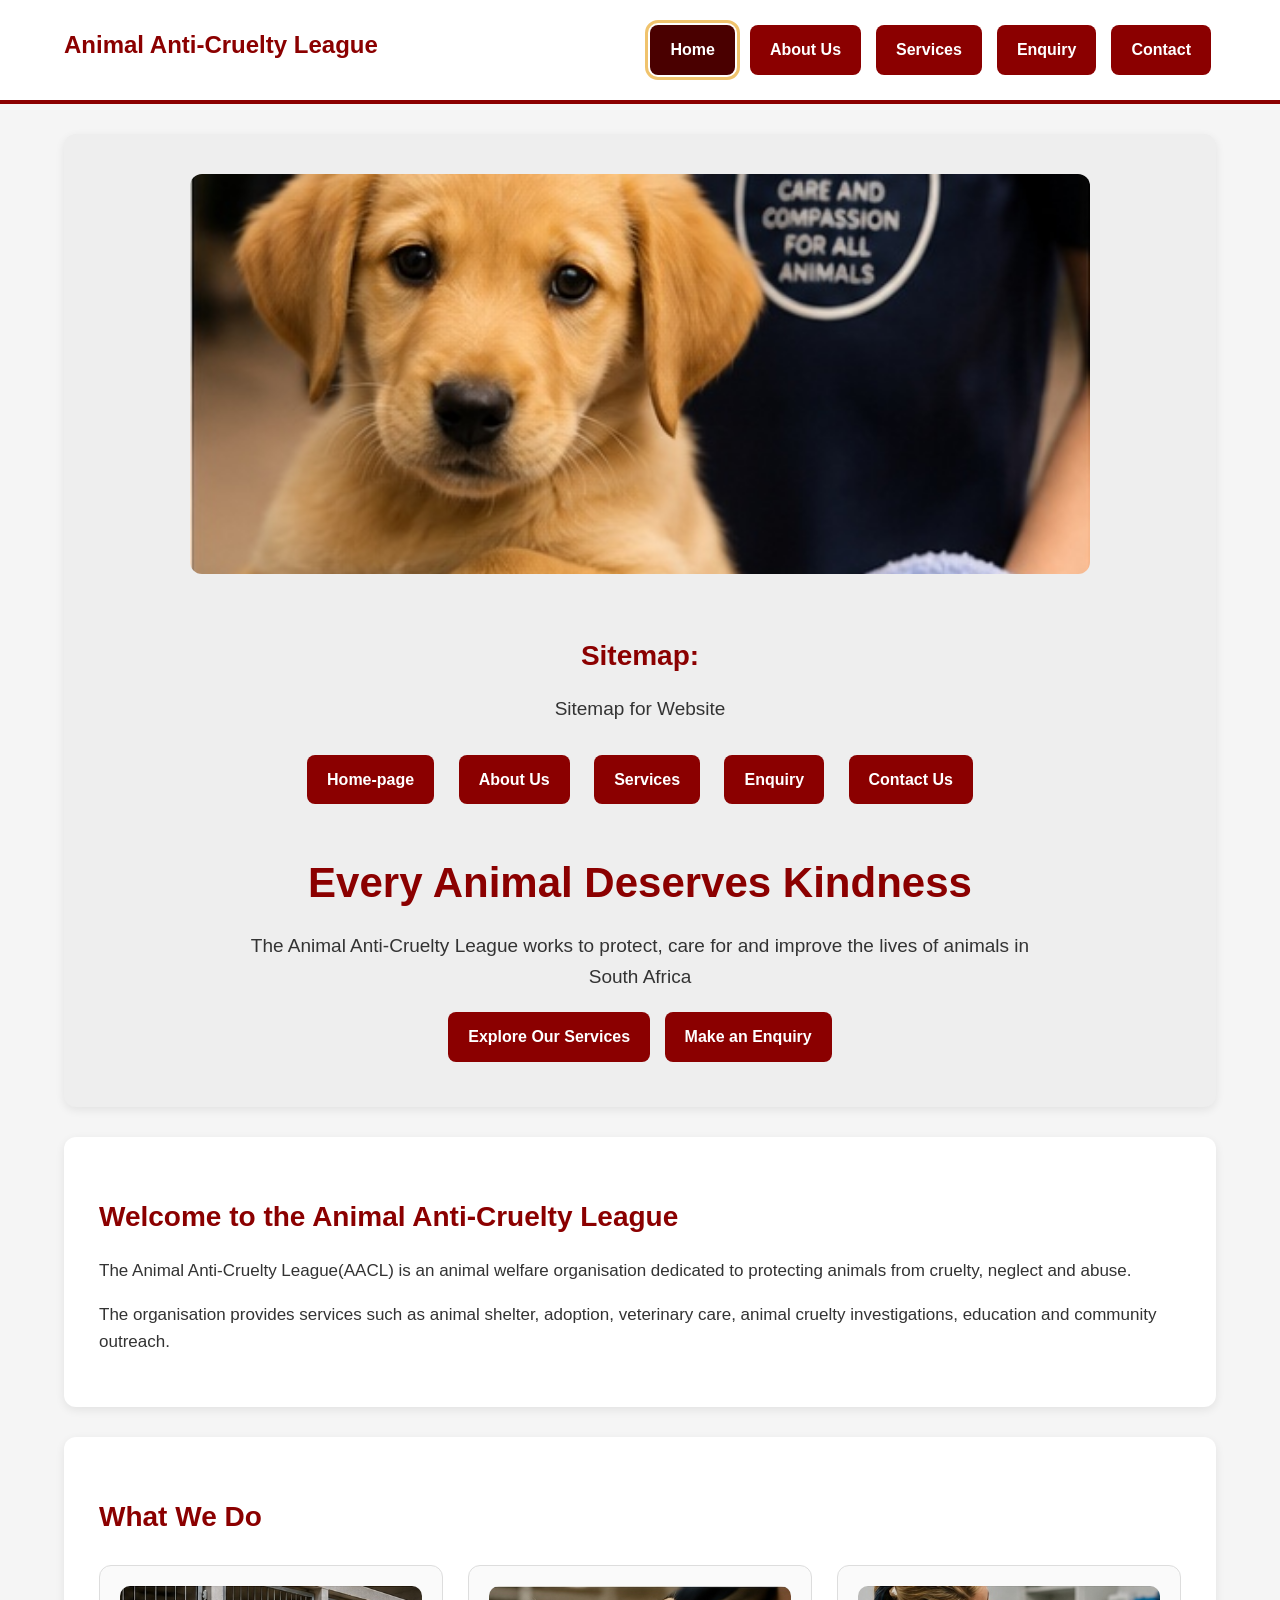
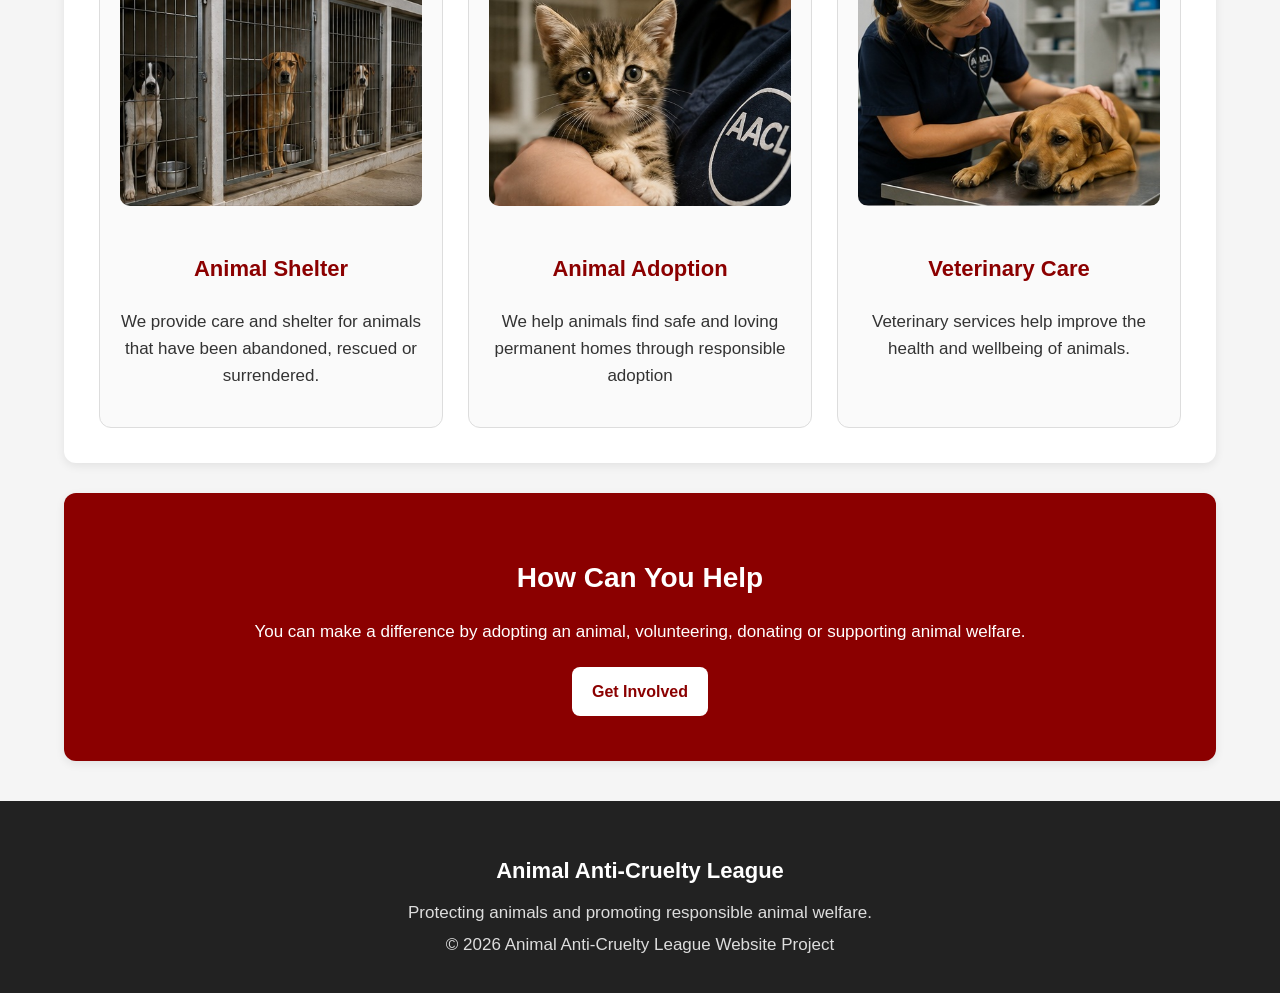
<file: index.html>
<!DOCTYPE html>
<html lang="en">
    <head>
        <meta charset="UTF-8">
         <meta name="viewport" content="width=device-width, initial-scale=1.0">
        
        <meta name="description" content="Learn about the Animal Anti-Cruelty League, animal welfare services, adoption, volunteering and ways to support animal protection in South Africa.">
        <meta name="robots" content="index, follow">
        <title>Animal Anti-Cruelty League | Home</title>
        <link rel="stylesheet" href="css/style.css">
    </head>
    <body>
        <!-- Header -->
         <header>
            <div class="logo">
                Animal Anti-Cruelty League
            </div>

            <!-- Navigation Menu -->
             <nav>
                <a href="index.html" aria-current="page">Home</a>
                <a href="about.html">About Us</a>
                <a href="services.html">Services</a>
                <a href="enquiry.html">Enquiry</a>
                <a href="contact.html">Contact</a>
             </nav>
         </header>

         <!-- Main Contect -->
          <main>

            <!-- Hero Section -->
             <section class="hero">
                <img src="images/aacl-hero.jpg" alt="Animal receiving care">
                <h2>Sitemap:</h2>

                    <p>Sitemap for Website</p>

                    <ul>
                        <li><a href="index.html" class="button-link" aria-current="page">Home-page</a></li>
                        <li><a href="about.html" class="button-link">About Us</a></li>
                        <li><a href="services.html" class="button-link">Services</a></li>
                        <li><a href="enquiry.html" class="button-link">Enquiry</a></li>
                        <li><a href="contact.html" class="button-link">Contact Us</a></li>
                    </ul>
                <h1>Every Animal Deserves Kindness</h1>
                <p>The Animal Anti-Cruelty League works to protect, care for and improve the lives of animals in South Africa</p>
                <a href="services.html" class="button-link">Explore Our Services</a>
                <a href="enquiry.html" class="button-link">Make an Enquiry</a>
             </section>
             
            <!-- Introduction -->
             <section>
                <h2>Welcome to the Animal Anti-Cruelty League</h2>
                <p>The Animal Anti-Cruelty League(AACL) is an animal welfare organisation dedicated to protecting animals from cruelty, neglect and abuse.</p>
                <p> The organisation provides services such as animal shelter, adoption, veterinary care, animal cruelty investigations, education and community outreach.</p>
             </section>
             <!-- Services -->
              <section>
                <h2>What We Do</h2>
                <div class="cards">
                    <article>
                        <img src="images/shelter.jpg" alt="Animals receiving shelter and care">
                        <h3>Animal Shelter</h3>
                        <p>We provide care and shelter for animals that have been abandoned, rescued or surrendered.</p>
                    </article>
                    <article>
                        <img src="images/adoption.jpg" alt="Animal available for adoption">
                        <h3>Animal Adoption</h3>
                        <p>We help animals find safe and loving permanent homes through responsible adoption</p>
                    </article>
                    <article>
                        <img src="images/veterinary.jpg" alt="Veterinary care for an animal">
                        <h3>Veterinary Care</h3>
                        <p>Veterinary services help improve the health and wellbeing of animals.</p>
                    </article>
                </div>
              </section>
              <!-- Call To Action -->
               <section class="cta">
                <h2>How Can You Help</h2>
                <p>You can make a difference by adopting an animal, volunteering, donating or supporting animal welfare.</p>
                <a href="enquiry.html" class="button-link">Get Involved</a>
               </section>
          </main>
          <!-- Footer -->
           <footer>
            <h3>Animal Anti-Cruelty League</h3>
            <p> Protecting animals and promoting responsible animal welfare.</p>
            <!-- © 2026 Sisanda Mthenjana WEDES5020 Website Project All rights reserved. -->
            <p>&copy; 2026 Animal Anti-Cruelty League Website Project</p>
           </footer>
        <script src="JS/script.js" defer></script>
</body>
</html>
</file>
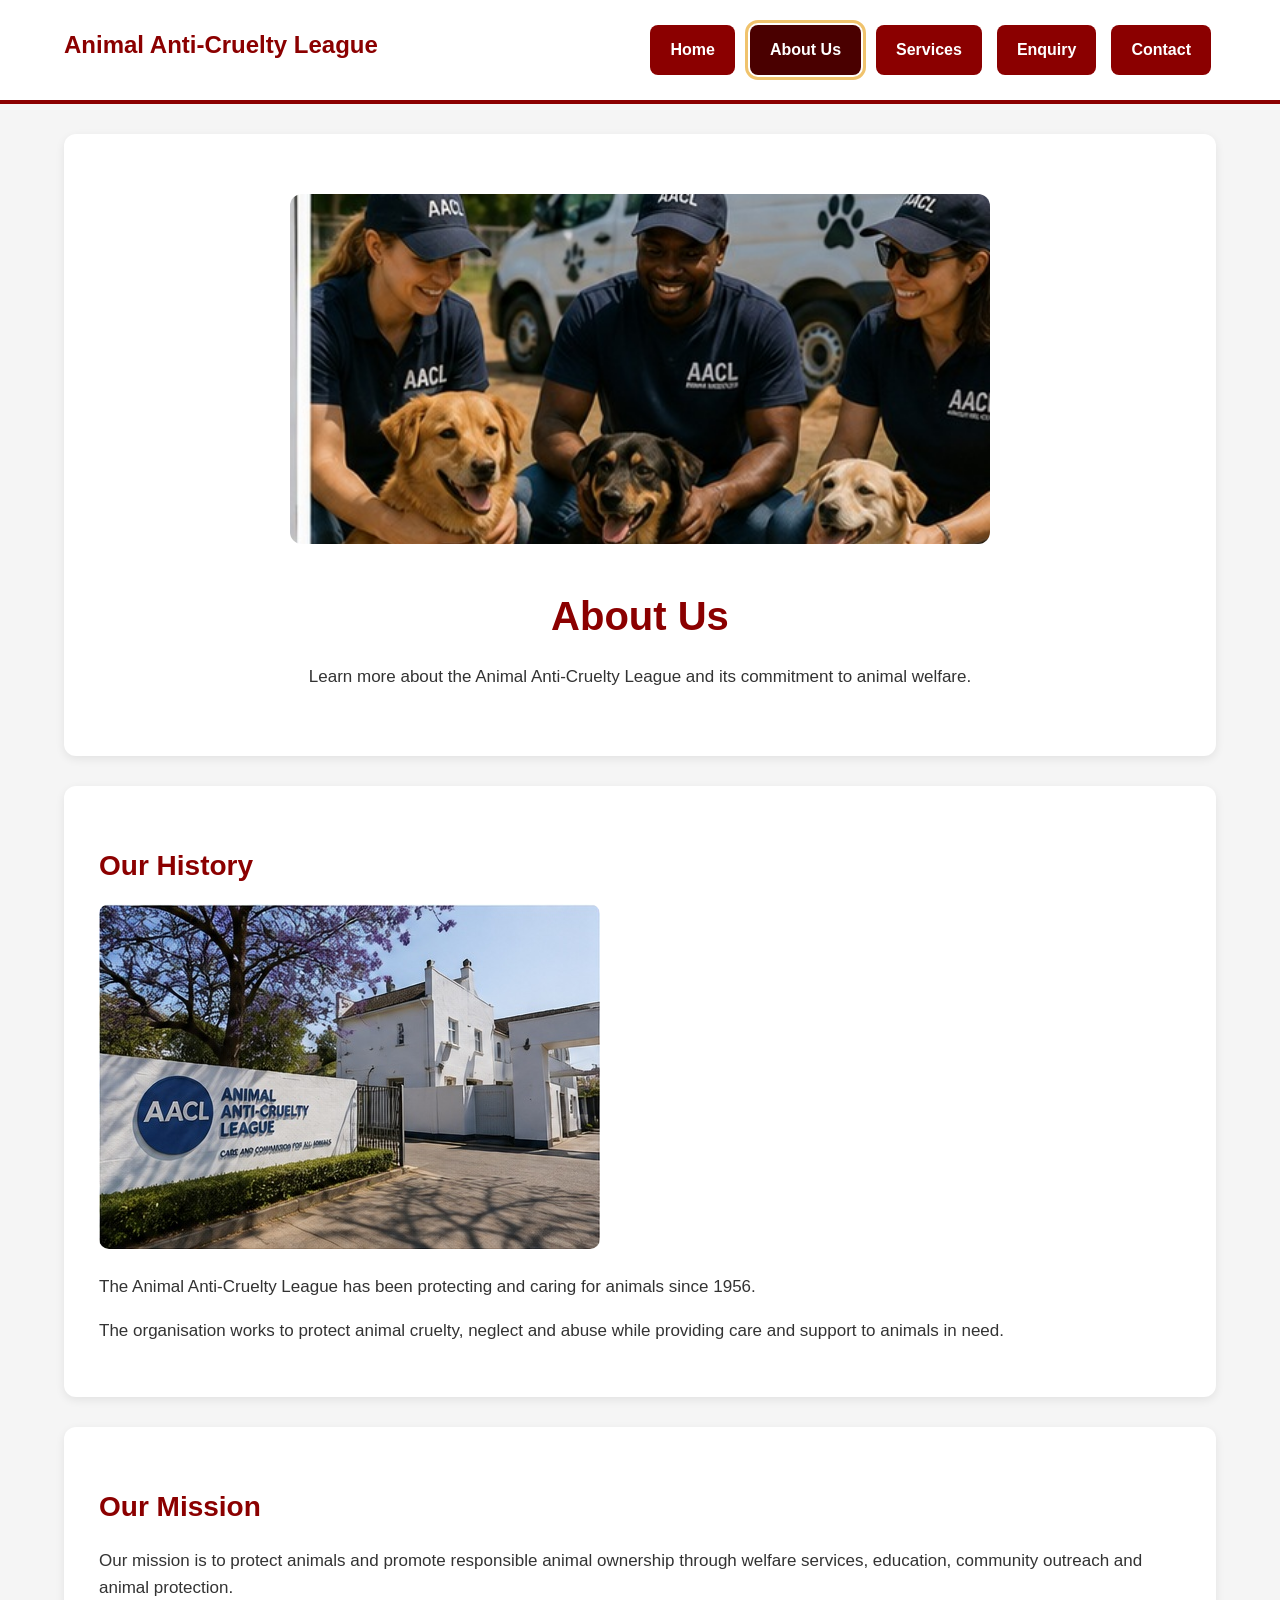
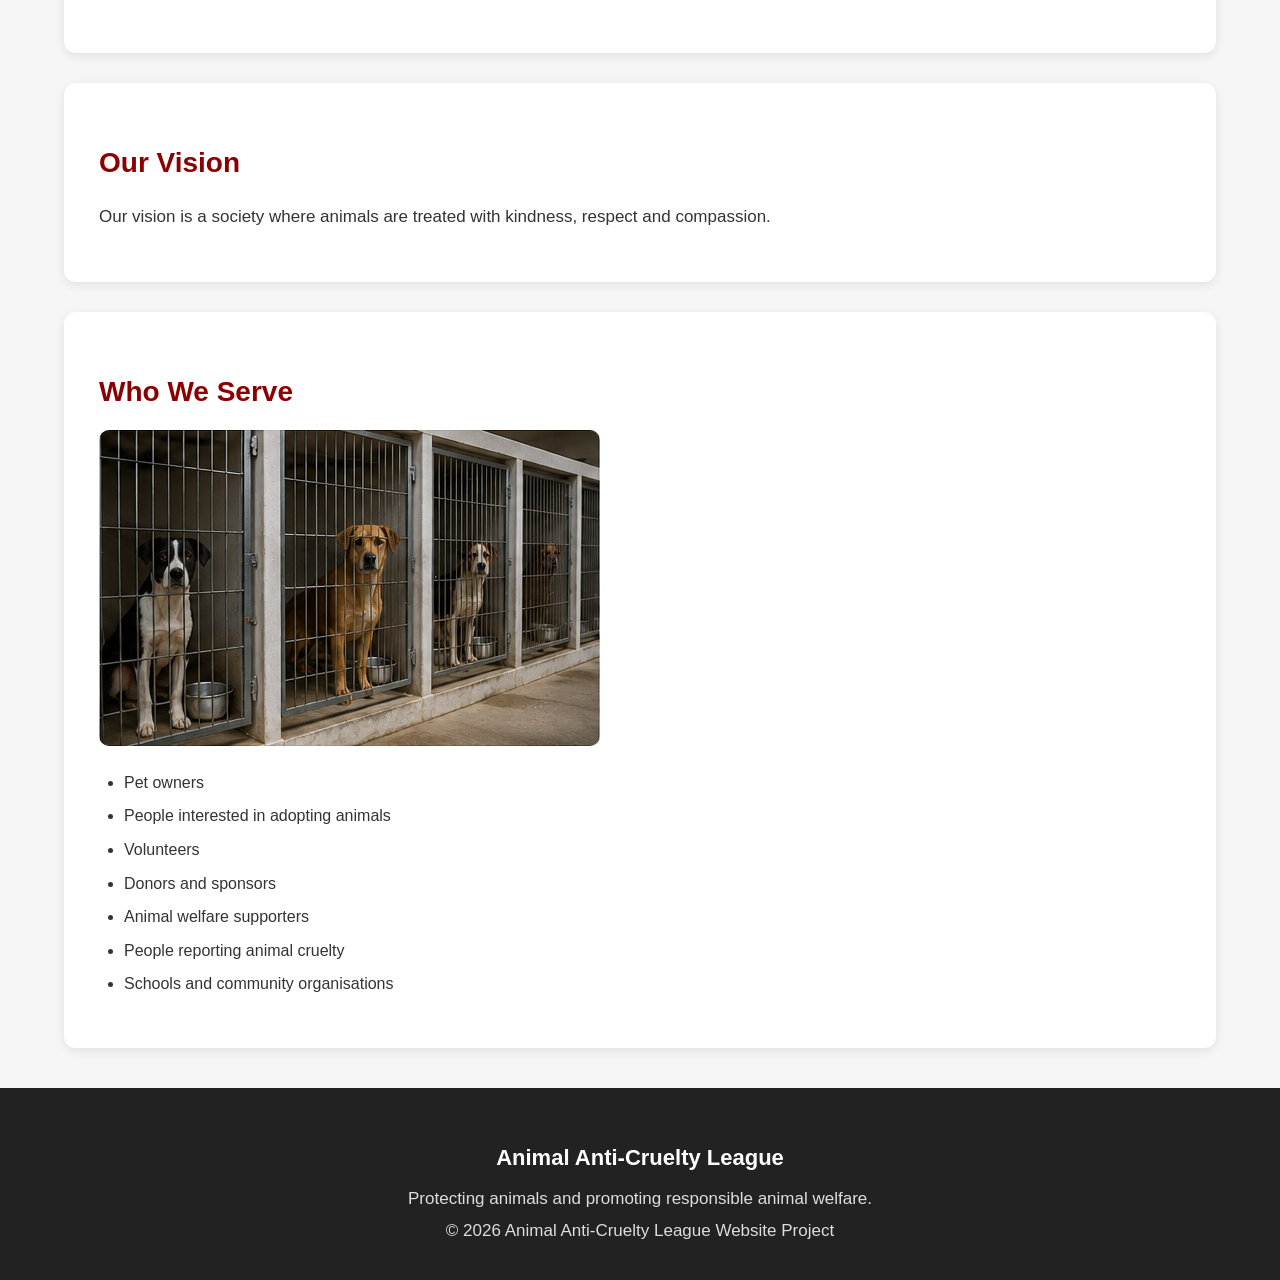
<file: about.html>
<!DOCTYPE html>
<html lang="en">
    <head>
        <meta charset="UTF-8">
        <meta name="viewport" content="width=device-width, initial-scale=1.0">
        
        <meta name="description" content="Discover the Animal Anti-Cruelty League’s mission, history and commitment to animal welfare, responsible ownership and community education.">
        <meta name="robots" content="index, follow">
        <title>About the Animal Anti-Cruelty League</title>
        <link rel="stylesheet" href="css/style.css">
     </head>
    <body>
      <!-- Header -->
    <header>
        <div class="logo">
            Animal Anti-Cruelty League
        </div>
        <!-- Navigation -->
        <nav>
            <a href="index.html">Home</a>
            <a href="about.html" aria-current="page">About Us</a>
            <a href="services.html">Services</a>
            <a href="enquiry.html">Enquiry</a>
            <a href="contact.html">Contact</a>
        </nav>

        </header>
    <!-- Main Content -->
    <main>
        <!-- Page Introduction -->
        <section class="page-title">
            <img src="images/aacl-volunteers.jpg" alt="AACL volunteers caring for dogs" width="400">
            <h1>About Us</h1>
            <p>Learn more about the Animal Anti-Cruelty League and its commitment to animal welfare.
            </p>
        </section>
        <!-- History -->
        <section>
            <h2>Our History</h2>
            <img src="images/aacl-about.jpg" alt="Animal welfare organisation">
            <p>The Animal Anti-Cruelty League has been protecting and caring for animals since 1956.</p>
            <p>The organisation works to protect animal cruelty, neglect and abuse while providing care and support to animals in need.</p>
        </section>
        <!-- Mission -->
        <section>
            <h2>Our Mission</h2>
            <p>Our mission is to protect animals and promote responsible animal ownership through welfare services, education, community outreach and animal protection.</p>
        </section>
        <!-- Vision -->
        <section>
            <h2>Our Vision</h2>
            <p>Our vision is a society where animals are treated with kindness, respect and compassion.</p>
        </section>
        <!-- Target Audience -->
        <section>
            <h2>Who We Serve</h2>
            <img src="images/shelter.jpg" alt="Animals receiving shelter and care">
            <ul>
                <li>Pet owners</li>
                <li>People interested in adopting animals</li>
                <li>Volunteers</li>
                <li>Donors and sponsors</li>
                <li>Animal welfare supporters</li>
                <li>People reporting animal cruelty</li>
                <li>Schools and community organisations</li>
            </ul>
        </section>
    </main>
    <!-- Footer -->
    <footer>
        <h3>Animal Anti-Cruelty League</h3>
        <p>Protecting animals and promoting responsible animal welfare.</p>
        <!-- © 2026 Sisanda Mthenjana WEDES5020 Website Project All rights reserved. -->
        <p>&copy; 2026 Animal Anti-Cruelty League Website Project</p>
    </footer>
    <script src="JS/script.js" defer></script>
</body>
</html>
</file>
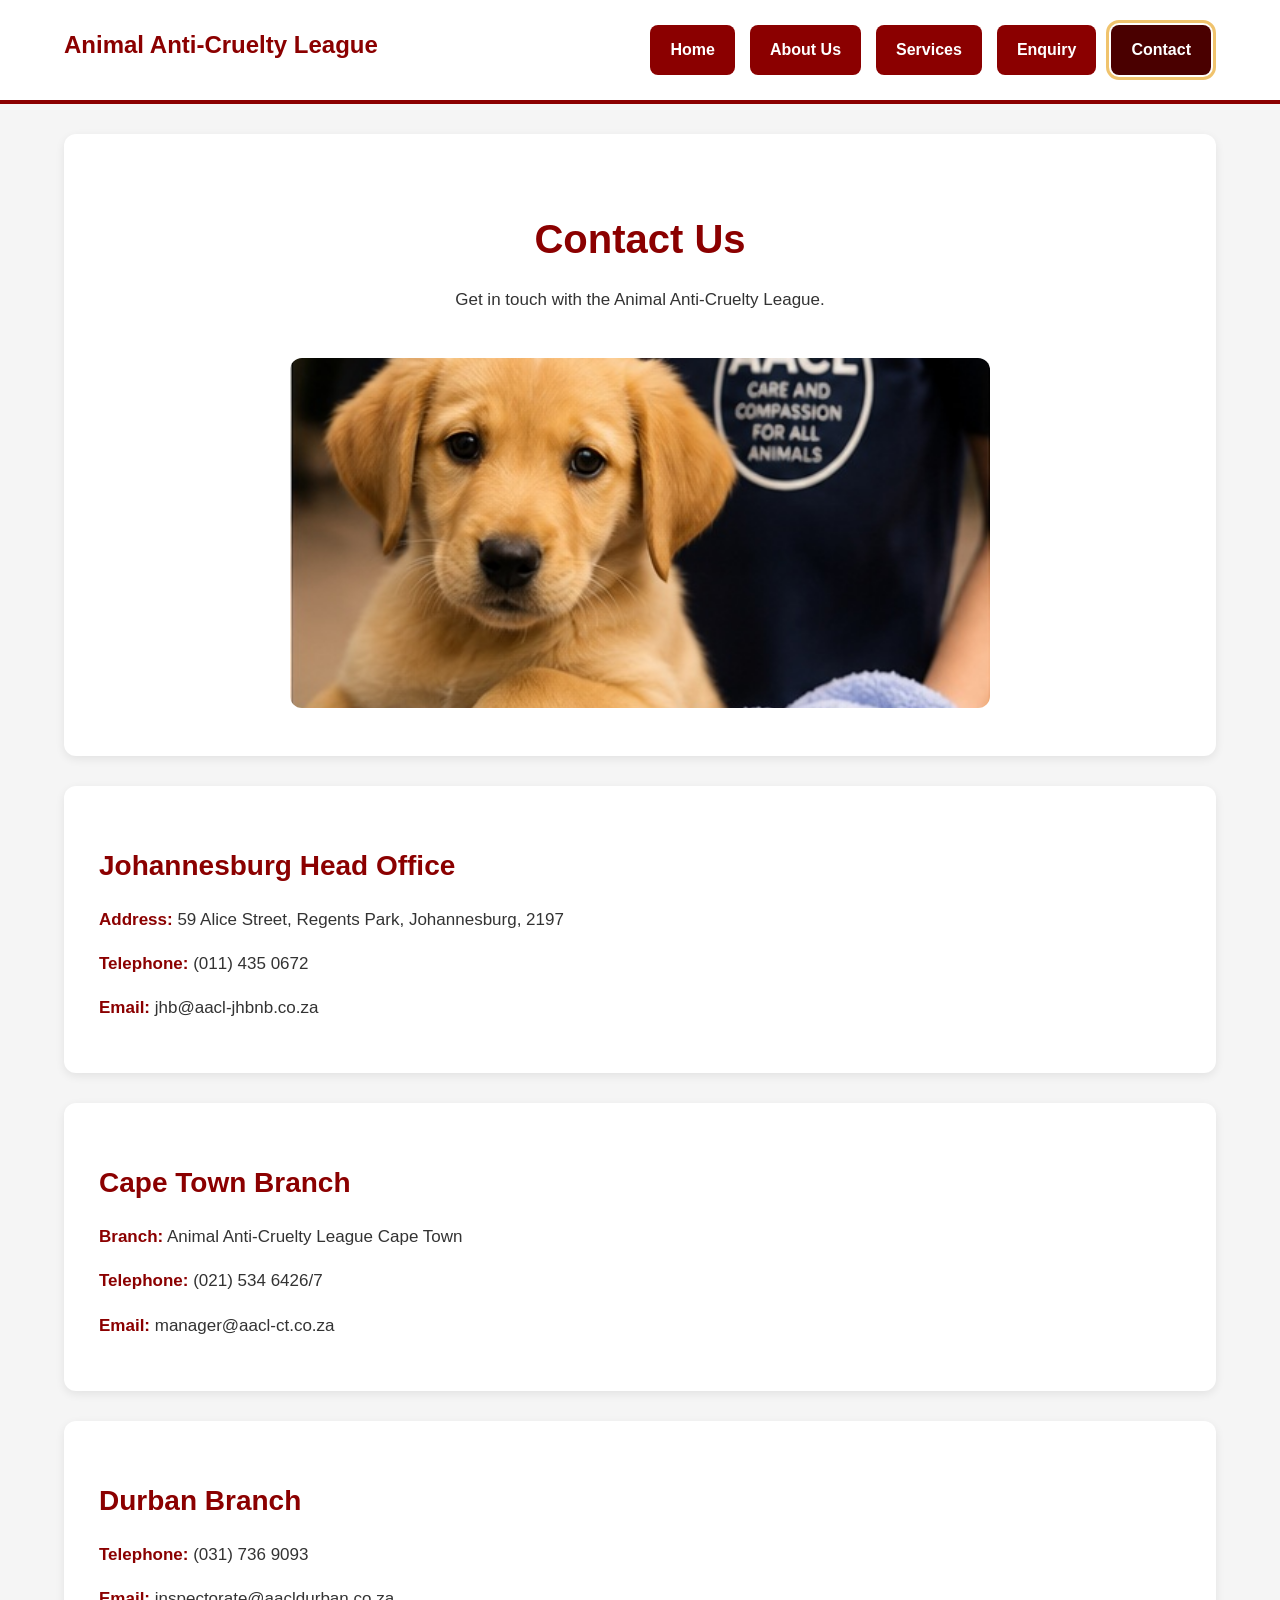
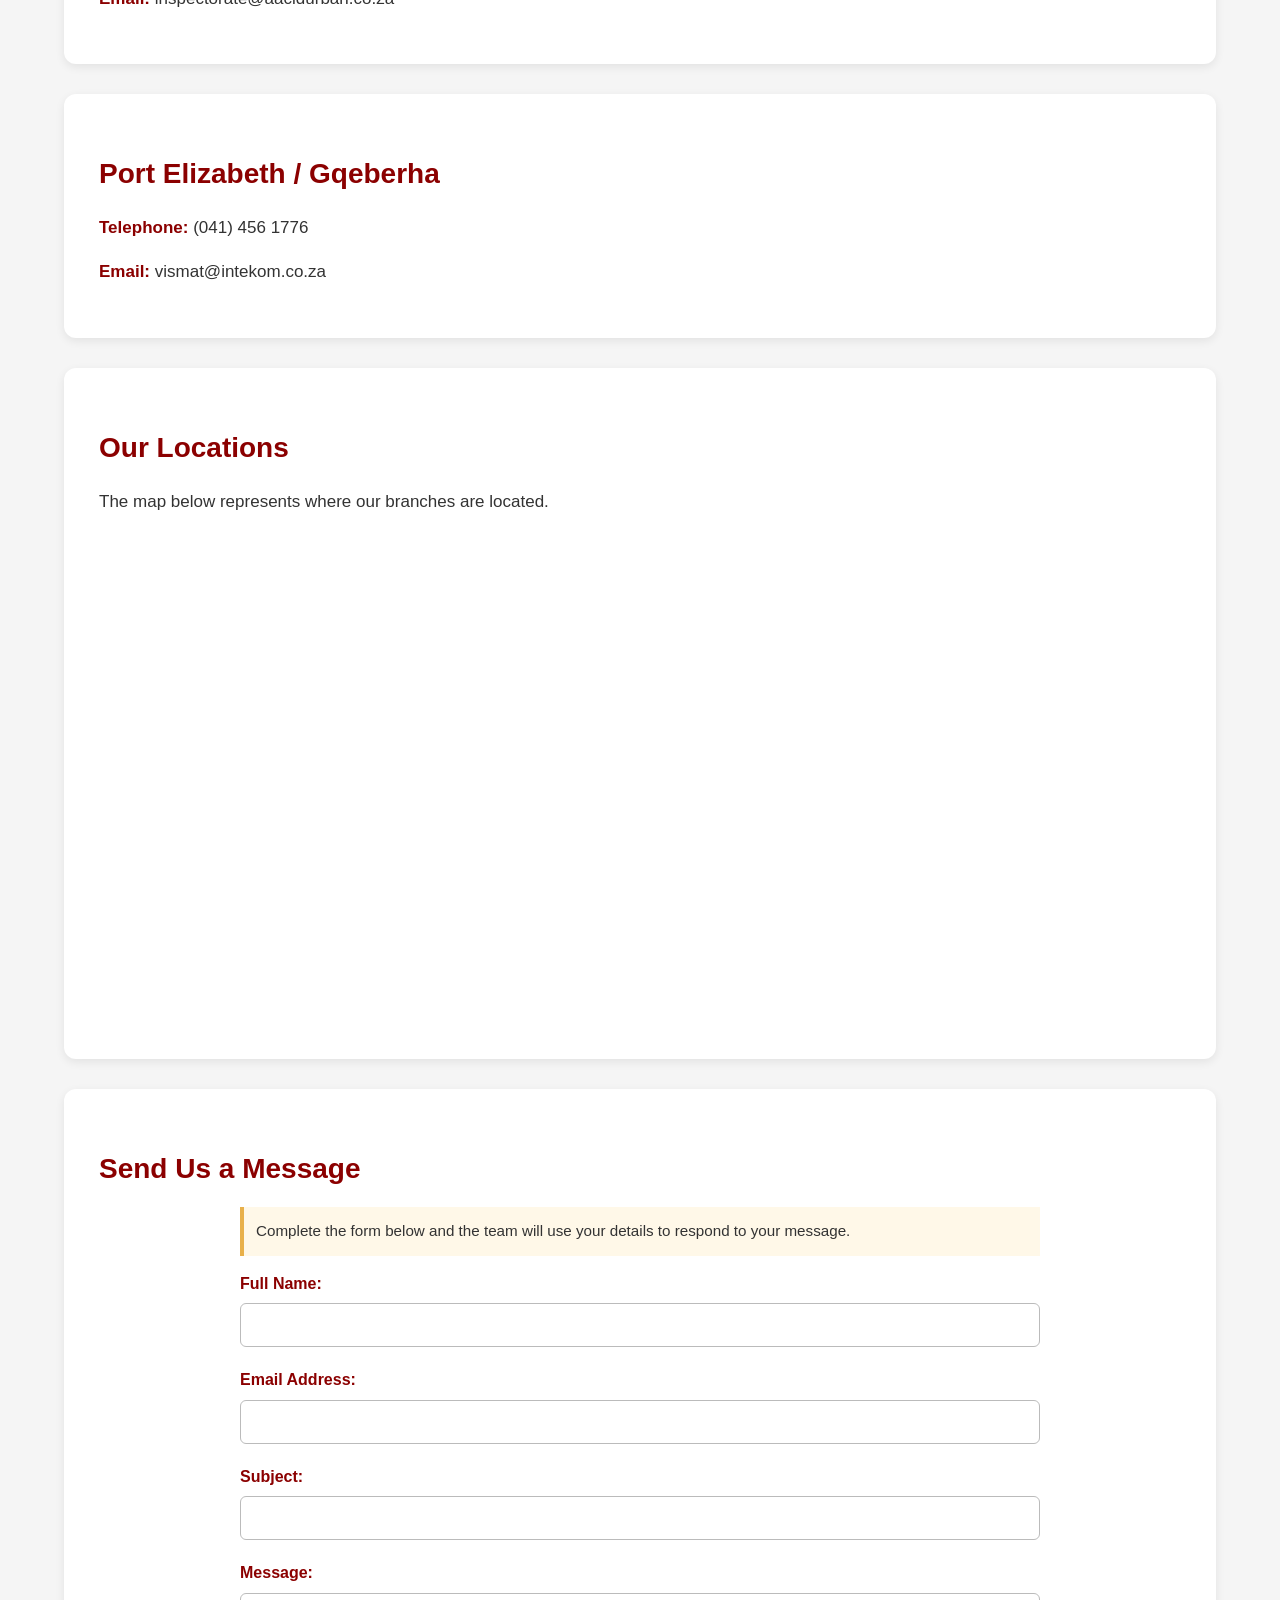
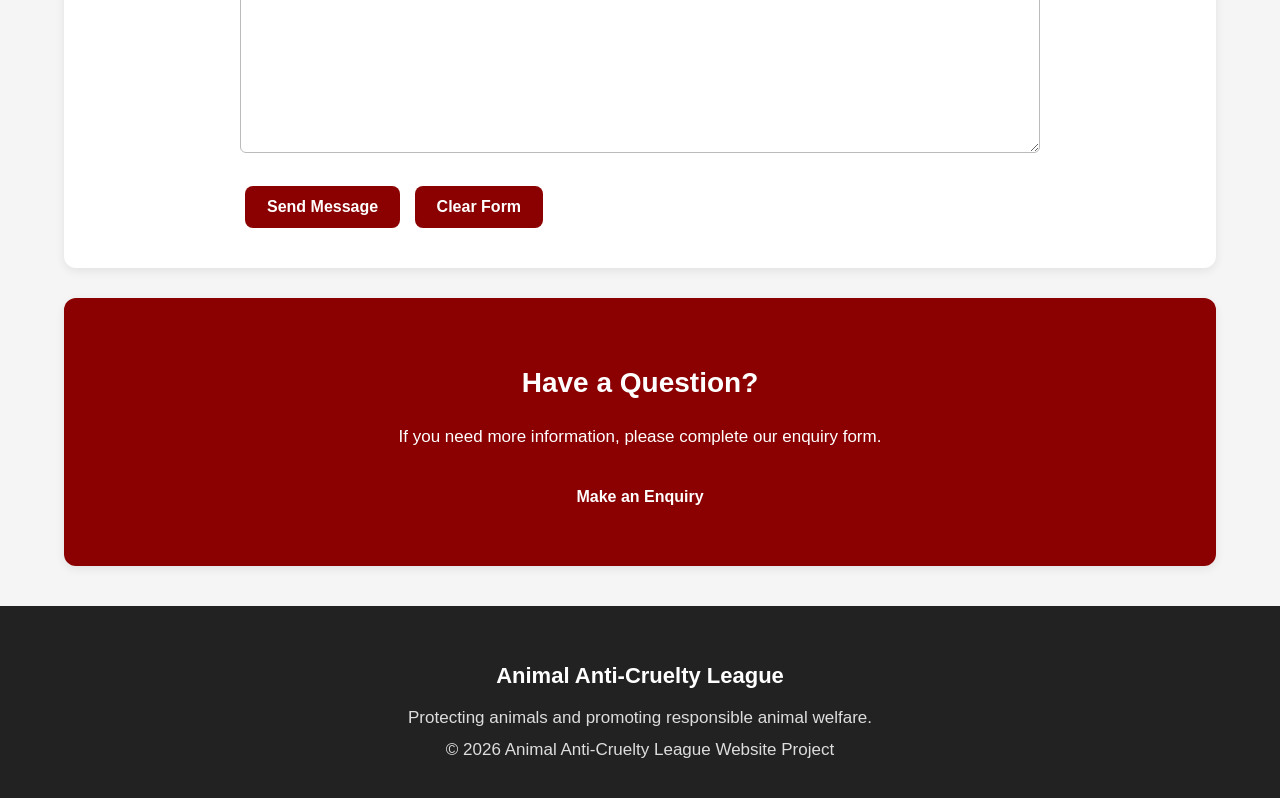
<file: contact.html>
<!DOCTYPE html>
<html lang="en">
<head>
    <meta charset="UTF-8">
    <meta name="viewport" content="width=device-width, initial-scale=1.0">
    
        <meta name="description" content="Find Animal Anti-Cruelty League branch contact details and map information to get in touch about animal welfare services.">
        <meta name="robots" content="index, follow">
        <title>Contact the Animal Anti-Cruelty League</title>
    <link rel="stylesheet" href="css/style.css">
</head>
<body>
    <!-- Header -->
    <header>
        <div class="logo">
            Animal Anti-Cruelty League
        </div>
        <!-- Navigation -->
        <nav>
            <a href="index.html" >Home</a>
            <a href="about.html">About Us</a>
            <a href="services.html">Services</a>
            <a href="enquiry.html">Enquiry</a>
            <a href="contact.html" aria-current="page">Contact</a>
        </nav>
    </header>
    <!-- Main Content -->
    <main>
        <section class="page-title">
            <h1>Contact Us</h1>
            <p>Get in touch with the Animal Anti-Cruelty League.</p>
            <img src="images/aacl-hero.jpg" alt="Animal receiving care">
        </section>
        <!-- Johannesburg -->
        <section>
            <h2>Johannesburg Head Office</h2>
            <p><strong>Address:</strong> 59 Alice Street, Regents Park, Johannesburg, 2197</p>
            <p><strong>Telephone:</strong> (011) 435 0672</p>
            <p><strong>Email:</strong> jhb@aacl-jhbnb.co.za</p>
        </section>
        <!-- Cape Town -->
        <section>
            <h2>Cape Town Branch</h2>
            <p><strong>Branch:</strong> Animal Anti-Cruelty League Cape Town</p>
            <p><strong>Telephone:</strong> (021) 534 6426/7</p>
            <p><strong>Email:</strong> manager@aacl-ct.co.za</p>
        </section>
        <!-- Durban -->
        <section>
            <h2>Durban Branch</h2>
            <p><strong>Telephone:</strong> (031) 736 9093</p>
            <p><strong>Email:</strong> inspectorate@aacldurban.co.za</p>
        </section>
        <!-- Port Elizabeth -->
         <section>
            <h2>Port Elizabeth / Gqeberha</h2>
            <p><strong>Telephone:</strong> (041) 456 1776</p>
            <p><strong>Email:</strong> vismat@intekom.co.za</p>
        </section>
        <!-- Map -->
        <section>
            <h2>Our Locations</h2>
            <p>The map below represents where our branches are located.</p>
            <div class="map">
                <p><iframe src="https://www.google.com/maps/embed?pb=!1m18!1m12!1m3!1d3578.7509245412434!2d28.06808687619538!3d-26.23728147705622!2m3!1f0!2f0!3f0!3m2!1i1024!2i768!4f13.1!3m3!1m2!1s0x1e950fab4010bae7%3A0xdd347c3f425ecc6!2sAnimal%20Anti-Cruelty%20League!5e0!3m2!1sen!2sza!4v1786714759159!5m2!1sen!2sza" width="600" height="450" style="border:0;" allowfullscreen="" loading="lazy" referrerpolicy="strict-origin-when-cross-origin"></iframe></p>
            </div>
        </section>
        <!-- Contact form: configure a real endpoint before publishing -->
        <section aria-labelledby="contact-form-heading">
            <h2 id="contact-form-heading">Send Us a Message</h2>
            <form id="contact-form" action="https://formspree.io/f/xqppbklg" method="post" data-ajax-form>
                <p class="form-note">Complete the form below and the team will use your details to respond to your message.</p>
                <div class="form-honeypot" aria-hidden="true"><label for="website-contact">Leave this field blank</label><input type="text" id="website-contact" name="_gotcha" tabindex="-1" autocomplete="off"></div>
                <div class="form-status" data-form-status role="status" aria-live="polite"></div>
                <div class="form-group"><label for="contact-name">Full Name:</label><input type="text" id="contact-name" name="name" autocomplete="name" required></div>
                <div class="form-group"><label for="contact-email">Email Address:</label><input type="email" id="contact-email" name="email" autocomplete="email" required></div>
                <div class="form-group"><label for="contact-subject">Subject:</label><input type="text" id="contact-subject" name="subject" required></div>
                <div class="form-group"><label for="contact-message">Message:</label><textarea id="contact-message" name="message" rows="6" required></textarea></div>
                <button type="submit" class="button">Send Message</button>
                <button type="reset" class="button">Clear Form</button>
            </form>
        </section>
        <!-- Contact CTA -->
        <section class="cta">
            <h2>Have a Question?</h2>
            <p>If you need more information, please complete our enquiry form.</p>
            <a href="enquiry.html" style="background-color: darkred;color: white;padding: 12px 20px;margin: 5px;border-radius: 8px;text-decoration: none;display: inline-block;font-weight: bold;">Make an Enquiry</a>
        </section>
    </main>
    <!-- Footer -->
    <footer>
        <h3>Animal Anti-Cruelty League</h3>
        <p>Protecting animals and promoting responsible animal welfare.</p>
        <!-- © 2026 Sisanda Mthenjana WEDES5020 Website Project All rights reserved. -->
        <p>&copy; 2026 Animal Anti-Cruelty League Website Project</p>
    </footer>
    <script src="JS/script.js" defer></script>
</body>
</html>
</file>
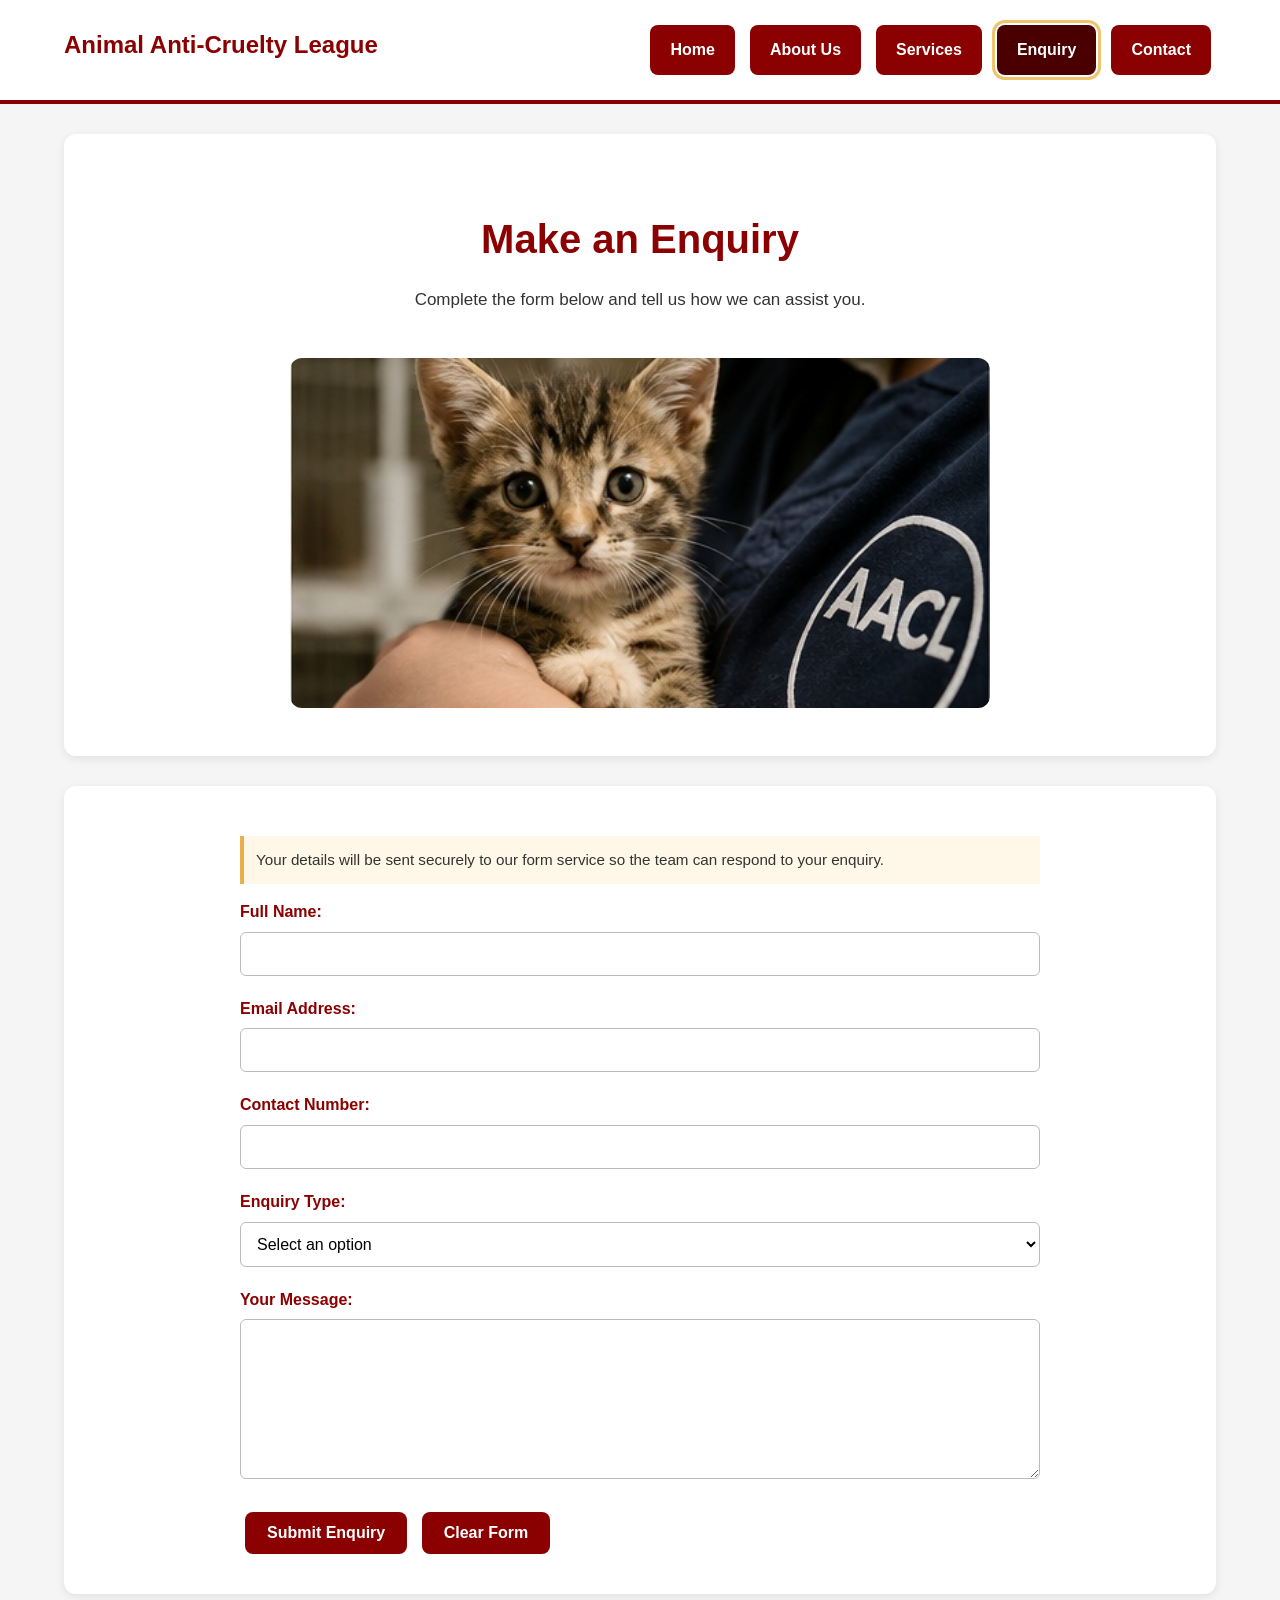
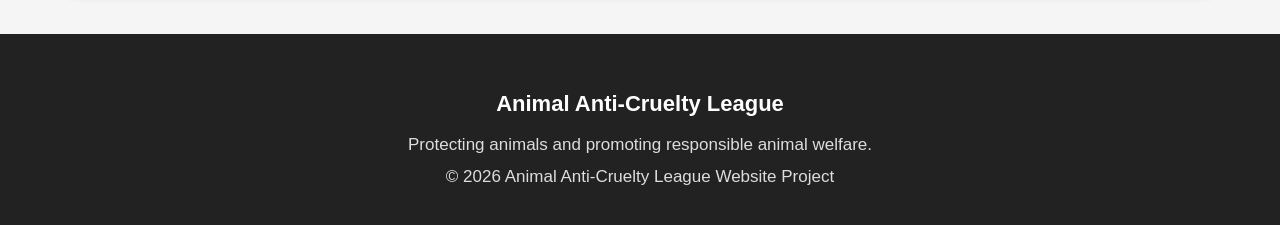
<file: enquiry.html>
<!DOCTYPE html>
<html lang="en">
<head>
    <meta charset="UTF-8">
    <meta name="viewport" content="width=device-width, initial-scale=1.0">
    
        <meta name="description" content="Contact the Animal Anti-Cruelty League about adoption, volunteering, donations, animal welfare services or reporting suspected cruelty.">
        <meta name="robots" content="index, follow">
        <title>Make an Enquiry | Animal Anti-Cruelty League</title>
    <link rel="stylesheet" href="css/style.css">
</head>
<body>
    <!-- Header -->
    <header>
        <div class="logo">
            Animal Anti-Cruelty League
        </div>
        <!-- Navigation -->
        <nav>
            <a href="index.html" >Home</a>
            <a href="about.html">About Us</a>
            <a href="services.html">Services</a>
            <a href="enquiry.html" aria-current="page">Enquiry</a>
            <a href="contact.html">Contact</a>
        </nav>
    </header>
    <!-- Main Content -->
    <main>
        <section class="page-title">
            <h1>Make an Enquiry</h1>
            <p>Complete the form below and tell us how we can assist you.</p>
            <img src="images/adoption.jpg" alt="Animal available for adoption">
        </section>
        <!-- Enquiry Form -->
        <section>
            <form id="enquiry-form" action="https://formspree.io/f/xqppbklg" method="post" data-ajax-form>
                <p class="form-note">Your details will be sent securely to our form service so the team can respond to your enquiry.</p>
                <div class="form-honeypot" aria-hidden="true"><label for="website-enquiry">Leave this field blank</label><input type="text" id="website-enquiry" name="_gotcha" tabindex="-1" autocomplete="off"></div>
                <div class="form-status" data-form-status role="status" aria-live="polite"></div>
                <!-- Name -->
                <div class="form-group">
                    <label for="fullname">
                        Full Name:
                    </label>
                    <input
                        type="text"
                        id="fullname"
                        name="fullname"
                        autocomplete="name"
                        required
                    >
                </div>
                <!-- Email -->
                <div class="form-group">
                    <label for="email">
                        Email Address:
                    </label>
                    <input
                        type="email"
                        id="email"
                        name="email"
                        autocomplete="email"
                        required
                    >
                </div>
                <!-- Phone -->
                <div class="form-group">
                    <label for="phone">
                        Contact Number:
                    </label>
                    <input
                        type="tel"
                        id="phone"
                        name="phone"
                        autocomplete="tel"
                    >
                </div>
                <!-- Enquiry Type -->
                <div class="form-group">
                    <label for="enquiry-type">
                        Enquiry Type:
                    </label>
                    <select
                        id="enquiry-type"
                        name="enquiry-type"
                        required
                    >
                        <option value="">
                            Select an option
                        </option>
                        <option value="adoption">
                            Animal Adoption
                        </option>
                        <option value="volunteer">
                            Volunteering
                        </option>
                        <option value="donation">
                            Donation
                        </option>
                        <option value="services">
                            Animal Welfare Services
                        </option>
                        <option value="cruelty">
                            Report Animal Cruelty
                        </option>
                        <option value="general">
                            General Enquiry
                        </option>
                    </select>
                </div>
                <!-- Message -->
                <div class="form-group">
                    <label for="message">
                        Your Message:
                    </label>
                    <textarea
                        id="message"
                        name="message"
                        rows="7"
                        required
                    ></textarea>
                </div>
                <!-- Submit -->
                <button type="submit" class="button">
                    Submit Enquiry
                </button>
                <!-- Reset -->
                <button type="reset" class="button">
                    Clear Form
                </button>
            </form>
        </section>
    </main>
    <!-- Footer -->
    <footer>
        <h3>Animal Anti-Cruelty League</h3>
        <p>Protecting animals and promoting responsible animal welfare.</p>
        <!-- © 2026 Sisanda Mthenjana WEDES5020 Website Project All rights reserved. -->
        <p>&copy; 2026 Animal Anti-Cruelty League Website Project</p>
    </footer>
    <script src="JS/script.js" defer></script>
</body>
</html>
</file>
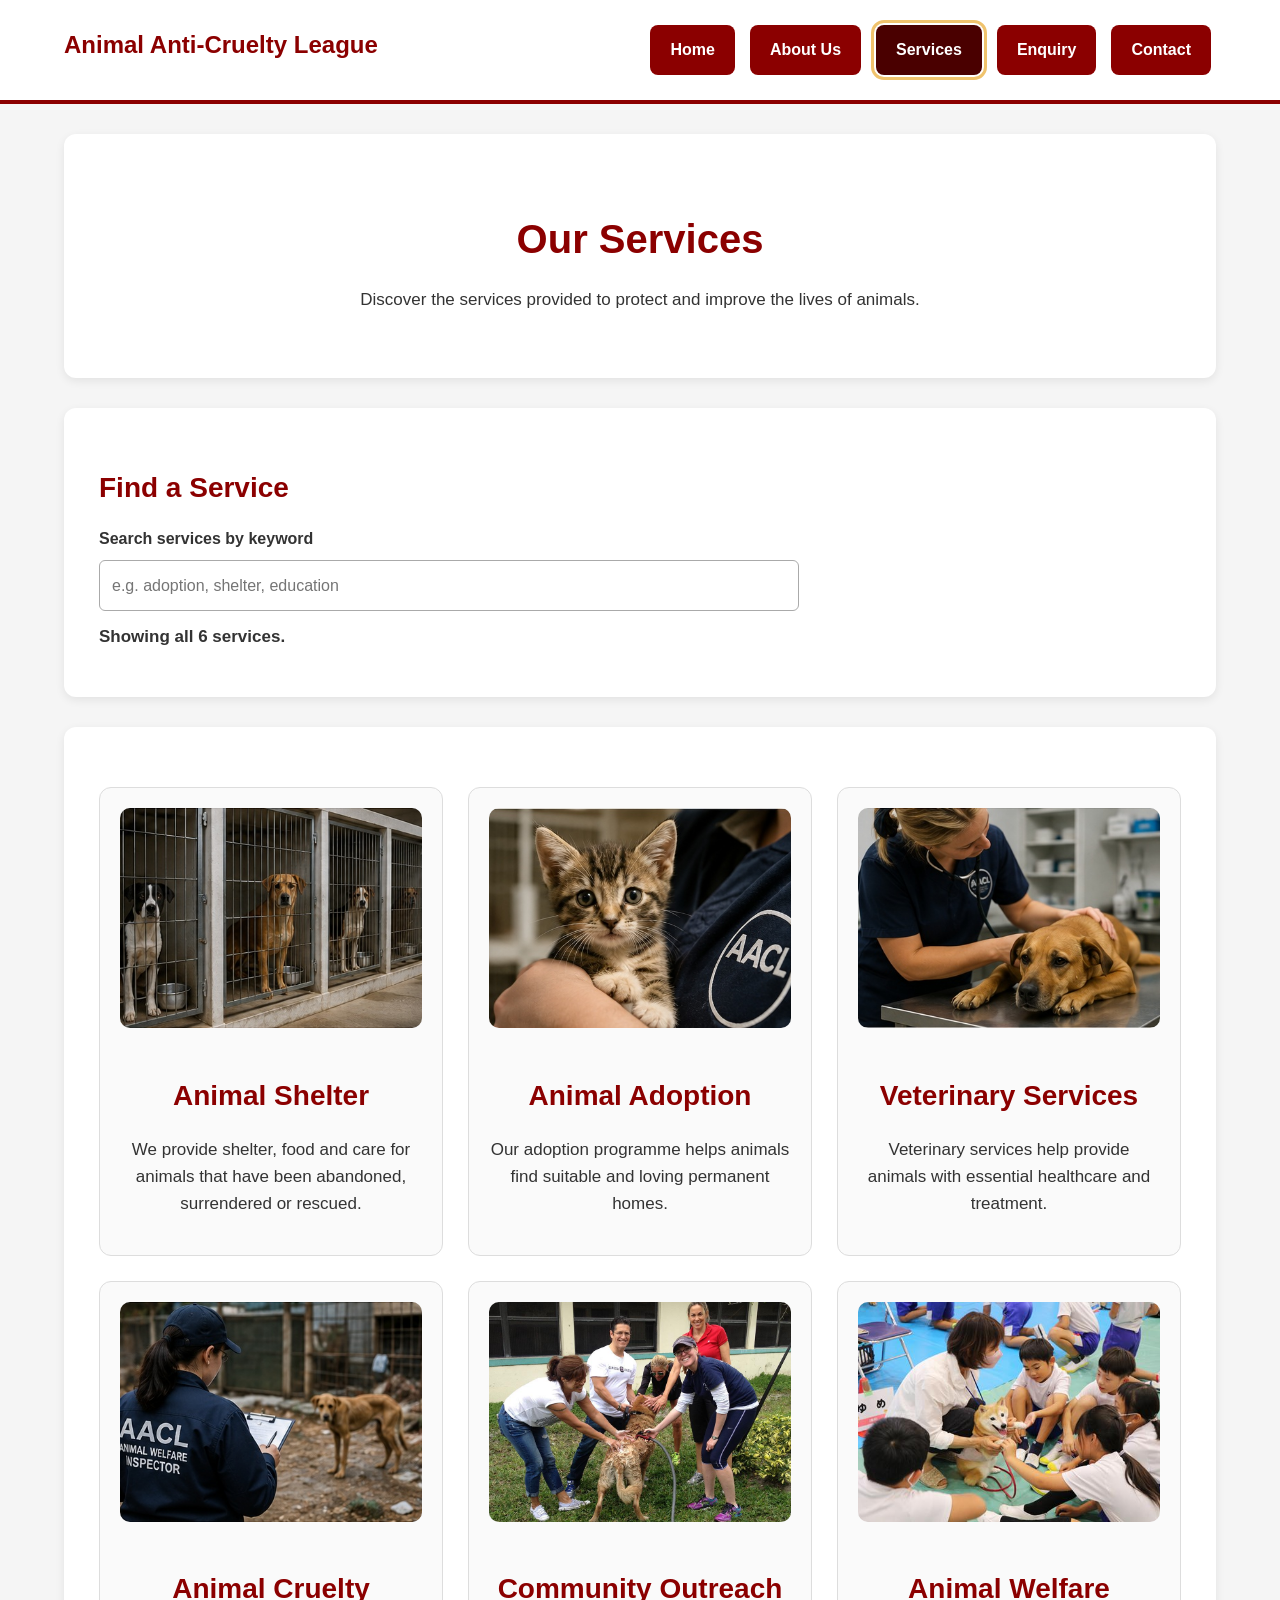
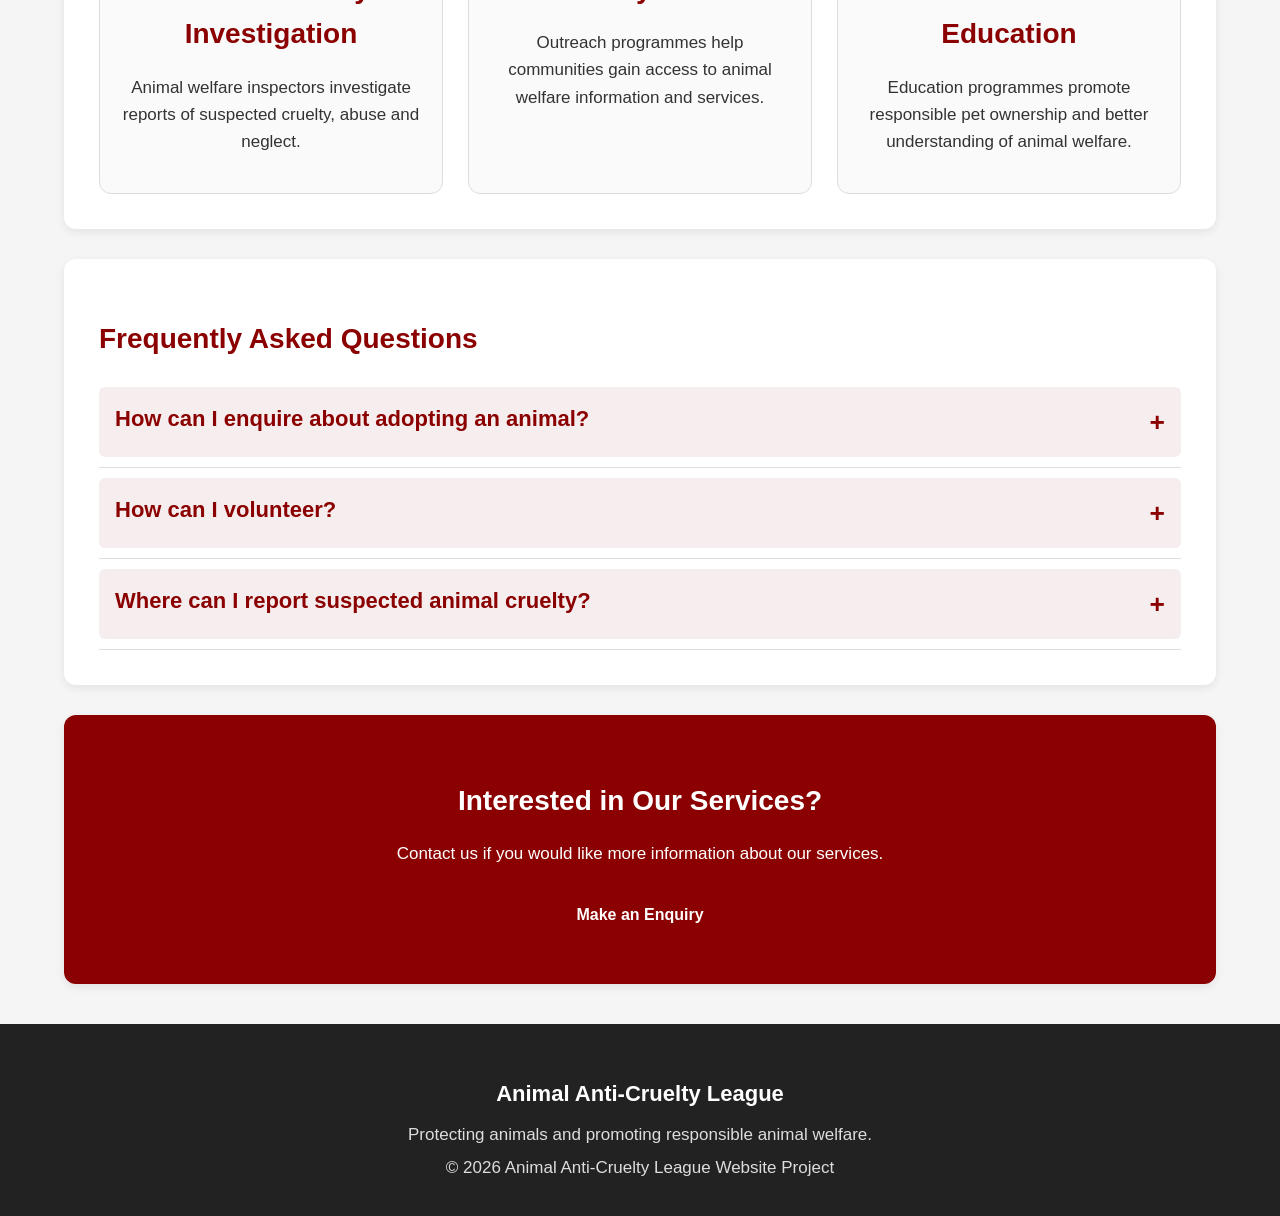
<file: services.html>
<!DOCTYPE html>
<html lang="en">
<head>
    <meta charset="UTF-8">
    <meta name="viewport" content="width=device-width, initial-scale=1.0">
    
        <meta name="description" content="Explore animal shelter, adoption, veterinary care, cruelty investigation, community outreach and animal welfare education services.">
        <meta name="robots" content="index, follow">
        <title>Animal Welfare Services | AACL</title>
    <link rel="stylesheet" href="css/style.css">
</head>
<body>
    <!-- Header -->
    <header>
        <div class="logo">
            Animal Anti-Cruelty League
        </div>
        <!-- Navigation -->
        <nav>
            <a href="index.html">Home</a>
            <a href="about.html">About Us</a>
            <a href="services.html" aria-current="page">Services</a>
            <a href="enquiry.html">Enquiry</a>
            <a href="contact.html">Contact</a>
        </nav>
    </header>
    <!-- Main Content -->
    <main>
        <section class="page-title">
            <h1>Our Services</h1>
            <p>Discover the services provided to protect and improve the lives of animals.</p>
        </section>
        <!-- Search and filter services -->
        <section class="service-tools" aria-labelledby="service-search-heading">
            <h2 id="service-search-heading">Find a Service</h2>
            <label for="service-search">Search services by keyword</label>
            <input id="service-search" type="search" placeholder="e.g. adoption, shelter, education" autocomplete="off">
            <p id="service-results" class="form-status" role="status" aria-live="polite">Showing all 6 services.</p>
        </section>
        <!-- Services -->
        <section>
            <div class="cards service-cards">
                <!-- Service 1 -->
                <article class="service-card">
                    <img src="images/shelter.jpg" alt="Animals receiving shelter and care">
                    <h2>Animal Shelter</h2>
                    <p>We provide shelter, food and care for animals that have been abandoned, surrendered or rescued.</p>
                </article>
                <!-- Service 2 -->
                <article class="service-card">
                    <img src="images/adoption.jpg" alt="Animal available for adoption">
                    <h2>Animal Adoption</h2>
                    <p>Our adoption programme helps animals find suitable and loving permanent homes.</p>
                </article>
                <!-- Service 3 -->
                <article class="service-card">
                    <img src="images/veterinary.jpg" alt="Veterinary care for an animal">
                    <h2>Veterinary Services</h2>
                    <p>Veterinary services help provide animals with essential healthcare and treatment.</p>
                </article>
                <!-- Service 4 -->
                <article class="service-card">
                    <img src="images/cruelty.jpg" alt="Animal welfare investigation">
                    <h2>Animal Cruelty Investigation</h2>
                    <p>Animal welfare inspectors investigate reports of suspected cruelty, abuse and neglect.</p>
                </article>
                <!-- Service 5 -->
                <article class="service-card">
                    <img src="images/community-outreach.jpg" alt="Community volunteers helping animals">
                    <h2>Community Outreach</h2>
                    <p>Outreach programmes help communities gain access to animal welfare information and services.</p>
                </article>
               <!-- Service 6 -->
                <article class="service-card">
                    <img src="images/animal-education.jpg" alt="Children learning about animal welfare">
                   <h2>Animal Welfare Education</h2>
                    <p>Education programmes promote responsible pet ownership and better understanding of animal welfare.</p>
                </article>
            </div>
        </section>
        <!-- Frequently asked questions: accessible accordion -->
        <section class="faq" aria-labelledby="faq-heading">
            <h2 id="faq-heading">Frequently Asked Questions</h2>
            <div class="faq-item">
                <h3><button class="faq-question" type="button" aria-expanded="false">How can I enquire about adopting an animal?</button></h3>
                <div class="faq-answer" hidden><p>Use the enquiry form and select “Animal Adoption”. The organisation can then advise you on the next steps.</p></div>
            </div>
            <div class="faq-item">
                <h3><button class="faq-question" type="button" aria-expanded="false">How can I volunteer?</button></h3>
                <div class="faq-answer" hidden><p>Open the enquiry page, select “Volunteering” and tell the organisation how you would like to help.</p></div>
            </div>
            <div class="faq-item">
                <h3><button class="faq-question" type="button" aria-expanded="false">Where can I report suspected animal cruelty?</button></h3>
                <div class="faq-answer" hidden><p>Use the enquiry form to select “Report Animal Cruelty”. For urgent situations, contact the relevant local animal welfare authority directly.</p></div>
            </div>
        </section>
        <!-- Call To Action -->
        <section class="cta">
            <h2>Interested in Our Services?</h2>
            <p>Contact us if you would like more information about our services.</p>
            <a href="enquiry.html" style="background-color: darkred;color: white;padding: 12px 20px;margin: 5px;border-radius: 8px;text-decoration: none;display: inline-block;font-weight: bold;">Make an Enquiry</a>
        </section>
    </main>
    <!-- Footer -->
    <footer>
        <h3>Animal Anti-Cruelty League</h3>
        <p>Protecting animals and promoting responsible animal welfare.</p>
        <!-- © 2026 Sisanda Mthenjana WEDES5020 Website Project All rights reserved. -->
        <p>&copy; 2026 Animal Anti-Cruelty League Website Project</p>
    </footer>
    <script src="JS/script.js" defer></script>
</body>
</html>
</file>
<file: css/style.css>
* {
    box-sizing: border-box;
}

html {
    scroll-behavior: smooth;
}

body {
    margin: 0;
    padding: 0;
    font-family: Arial, Helvetica, sans-serif;
    line-height: 1.6;
    color: #333;
    background-color: #f5f5f5;
}

header {
    background-color: #fff;
    padding: 20px 5%;
    border-bottom: 4px solid darkred;
    display: flex;
    justify-content: space-between;
    align-items: center;
    flex-wrap: wrap;
}

.logo {
    color: darkred;
    font-size: 24px;
    font-weight: bold;
    margin-bottom: 10px;
}

nav {
    display: flex;
    flex-wrap: wrap;
    justify-content: center;
    gap: 5px;
}

nav a {
    background-color: darkred;
    color: #fff;
    padding: 12px 20px;
    margin: 5px;
    border-radius: 8px;
    text-decoration: none;
    display: inline-block;
    font-weight: bold;
    transition: 0.3s;
}

nav a:hover {
    background-color: #8b0000;
    transform: translateY(-2px);
}

main {
    width: 90%;
    max-width: 1200px;
    margin: 0 auto;
}

main > section {
    background-color: #fff;
    margin: 30px 0;
    padding: 35px;
    border-radius: 12px;
    box-shadow: 0 3px 10px rgba(0, 0, 0, 0.08);
}

h1 {
    color: darkred;
    font-size: 38px;
    margin-bottom: 15px;
}

h2 {
    color: darkred;
    font-size: 28px;
    margin-bottom: 15px;
}

h3 {
    color: darkred;
    font-size: 22px;
}

p {
    font-size: 17px;
}

.hero {
    background-color: #eee;
    text-align: center;
    padding: 40px;
    margin-top: 30px;
    border-radius: 12px;
}

.hero img {
    width: 100%;
    max-width: 900px;
    height: 400px;
    object-fit: cover;
    margin: 0 auto 30px;
    border-radius: 12px;
}

.hero h1 {
    font-size: 42px;
    color: darkred;
}

.hero p {
    max-width: 800px;
    margin: 15px auto;
    font-size: 19px;
}

.hero a {
    background-color: darkred;
    color: #fff;
    padding: 12px 20px;
    margin: 5px;
    border-radius: 8px;
    text-decoration: none;
    display: inline-block;
    font-weight: bold;
}

.hero a:hover {
    background-color: #8b0000;
}

.hero ul {
    list-style-type: none;
    padding: 0;
    margin: 20px 0 30px;
}

.hero li {
    display: inline-block;
    margin: 5px;
}

.page-title {
    text-align: center;
    background-color: #fff;
    padding: 40px;
    margin-top: 30px;
    border-radius: 12px;
}

.page-title h1 {
    font-size: 40px;
}

.page-title p {
    max-width: 800px;
    margin: 10px auto 25px;
}

.page-title img {
    width: 100%;
    max-width: 700px;
    height: 350px;
    object-fit: cover;
    margin: 20px auto 0;
    border-radius: 12px;
}

main img {
    max-width: 100%;
    border-radius: 10px;
}

main ul {
    padding-left: 25px;
}

main li {
    margin-bottom: 8px;
}

.cards {
    display: grid;
    grid-template-columns: repeat(3, 1fr);
    gap: 25px;
    margin-top: 25px;
}

.cards article {
    background-color: #fafafa;
    border: 1px solid #ddd;
    border-radius: 12px;
    padding: 20px;
    text-align: center;
    transition: 0.3s;
}

.cards article:hover {
    transform: translateY(-5px);
    box-shadow: 0 5px 15px rgba(0, 0, 0, 0.12);
}

.cards article img {
    width: 100%;
    height: 220px;
    object-fit: cover;
    border-radius: 10px;
    margin-bottom: 15px;
}

.cards article h2,
.cards article h3 {
    color: darkred;
}

.cta {
    background-color: darkred !important;
    color: #fff;
    text-align: center;
    padding: 40px;
    border-radius: 12px;
    margin: 30px 0;
}

.cta h2,
.cta p {
    color: #fff;
}

.cta a {
    background-color: #fff;
    color: darkred;
    padding: 12px 20px;
    margin: 5px;
    border-radius: 8px;
    text-decoration: none;
    display: inline-block;
    font-weight: bold;
}

.cta a:hover {
    background-color: #eee;
}

form {
    max-width: 800px;
    margin: 0 auto;
}

.form-group {
    margin-bottom: 20px;
}

.form-group label {
    display: block;
    color: darkred;
    font-weight: bold;
    margin-bottom: 7px;
}

.form-group input,
.form-group select,
.form-group textarea {
    width: 100%;
    padding: 12px;
    border: 1px solid #bbb;
    border-radius: 6px;
    font-family: Arial, Helvetica, sans-serif;
    font-size: 16px;
    background-color: #fff;
}

.form-group input:focus,
.form-group select:focus,
.form-group textarea:focus {
    outline: none;
    border: 2px solid darkred;
}

.form-group textarea {
    min-height: 160px;
    resize: vertical;
}

.button {
    background-color: darkred;
    color: #fff;
    border: none;
    padding: 12px 22px;
    margin: 5px;
    border-radius: 8px;
    font-size: 16px;
    font-weight: bold;
    cursor: pointer;
}

.button:hover {
    background-color: #8b0000;
}

.map {
    width: 100%;
    overflow: hidden;
    border-radius: 10px;
}

.map iframe {
    width: 100%;
    border: 0;
    border-radius: 10px;
}

main section p strong {
    color: darkred;
}

footer {
    background-color: #222;
    color: #fff;
    text-align: center;
    padding: 30px 20px;
    margin-top: 40px;
}

footer h3 {
    color: #fff;
    margin-bottom: 10px;
}

footer p {
    color: #ddd;
    margin: 5px 0;
}

@media screen and (max-width: 900px) {
    header {
        flex-direction: column;
        text-align: center;
    }

    .logo {
        margin-bottom: 15px;
    }

    .cards {
        grid-template-columns: repeat(2, 1fr);
    }

    .hero img {
        height: 350px;
    }
}

@media screen and (max-width: 600px) {
    header {
        padding: 15px;
    }

    .logo {
        font-size: 20px;
    }

    nav {
        width: 100%;
    }

    nav a {
        padding: 10px 14px;
        font-size: 14px;
    }

    main {
        width: 95%;
    }

    main > section {
        padding: 20px;
    }

    h1 {
        font-size: 30px;
    }

    h2 {
        font-size: 24px;
    }

    .hero {
        padding: 20px;
    }

    .hero h1 {
        font-size: 32px;
    }

    .hero img {
        height: 250px;
    }

    .page-title {
        padding: 20px;
    }

    .page-title h1 {
        font-size: 32px;
    }

    .page-title img {
        height: 250px;
    }

    .cards {
        grid-template-columns: 1fr;
    }

    .cards article img {
        height: 250px;
    }

    .button {
        width: 100%;
        margin: 5px 0;
    }

    .cta {
        padding: 25px 15px;
    }
}

/* Part 3 interaction, accessibility and responsive improvements */
nav a.active, nav a[aria-current="page"] { background-color: #4a0000; outline: 3px solid #f0c36d; outline-offset: 2px; }
nav a:focus-visible, a:focus-visible, button:focus-visible, input:focus-visible, select:focus-visible, textarea:focus-visible { outline: 3px solid #e8b04a; outline-offset: 3px; }
.button-link { background: darkred; color: #fff; padding: 12px 20px; margin: 5px; border-radius: 8px; text-decoration: none; display: inline-block; font-weight: bold; }
.button-link:hover { background: #8b0000; }
#service-search { width: 100%; max-width: 700px; padding: 12px; border: 1px solid #aaa; border-radius: 6px; font: inherit; }
.service-tools label { display: block; font-weight: bold; margin-bottom: 8px; }
.form-status { margin: 12px 0; font-weight: bold; }
.form-status.error { color: #8b0000; background: #fff0f0; border-left: 4px solid #8b0000; padding: 10px; }
.form-status.success { color: #14532d; background: #ecfdf3; border-left: 4px solid #16803c; padding: 10px; }
.form-note { font-size: .95rem; background: #fff8e8; border-left: 4px solid #e8b04a; padding: 12px; }
.form-honeypot { position: absolute !important; left: -10000px !important; width: 1px; height: 1px; overflow: hidden; }
.faq-item { border-bottom: 1px solid #ddd; padding: 10px 0; }
.faq-item h3 { margin: 0; }
.faq-question { width: 100%; text-align: left; padding: 14px 16px; border: 0; border-radius: 6px; background: #f6eeee; color: darkred; font: inherit; font-weight: bold; cursor: pointer; }
.faq-question::after { content: '+'; float: right; font-size: 1.2em; }
.faq-question[aria-expanded="true"]::after { content: '−'; }
.faq-answer { padding: 4px 16px; }
.zoomable-image { cursor: zoom-in; }
.lightbox[hidden] { display: none; }
.lightbox { position: fixed; z-index: 10000; inset: 0; display: flex; flex-direction: column; justify-content: center; align-items: center; gap: 12px; padding: 60px 24px 24px; background: rgba(0,0,0,.92); }
.lightbox img { max-width: min(92vw, 1100px); max-height: 78vh; object-fit: contain; border-radius: 8px; }
.lightbox-caption { color: #fff; text-align: center; margin: 0; }
.lightbox-close { position: absolute; top: 16px; right: 24px; border: 0; background: transparent; color: #fff; font-size: 42px; cursor: pointer; }
body.lightbox-open { overflow: hidden; }
.back-to-top { position: fixed; right: 20px; bottom: 20px; z-index: 1000; border: 0; border-radius: 999px; background: darkred; color: #fff; padding: 12px 16px; font-weight: bold; cursor: pointer; box-shadow: 0 3px 10px rgba(0,0,0,.2); opacity: 0; pointer-events: none; transform: translateY(8px); transition: opacity .2s, transform .2s; }
.back-to-top.visible { opacity: 1; pointer-events: auto; transform: translateY(0); }
button:disabled { opacity: .65; cursor: wait; }
[hidden] { display: none !important; }
@media (max-width: 800px) {
  header { justify-content: center; text-align: center; }
  nav { width: 100%; }
  nav a { padding: 10px 13px; }
  main { width: 94%; }
  main > section, .hero, .page-title, .cta { padding: 22px; }
  .cards { grid-template-columns: repeat(2, minmax(0, 1fr)); }
  h1, .hero h1, .page-title h1 { font-size: clamp(1.8rem, 5vw, 2.4rem); }
  h2 { font-size: 1.5rem; }
  .hero img { height: 300px; }
}
@media (max-width: 520px) {
  .cards { grid-template-columns: 1fr; }
  nav { gap: 2px; }
  nav a { margin: 3px; padding: 9px 11px; font-size: .92rem; }
  main > section, .hero, .page-title, .cta { padding: 18px; }
  .hero img, .page-title img { height: 230px; }
  .button { width: 100%; margin: 6px 0; }
}
@media (prefers-reduced-motion: reduce) {
  *, *::before, *::after { scroll-behavior: auto !important; animation-duration: .01ms !important; animation-iteration-count: 1 !important; transition-duration: .01ms !important; }
}
</file>
